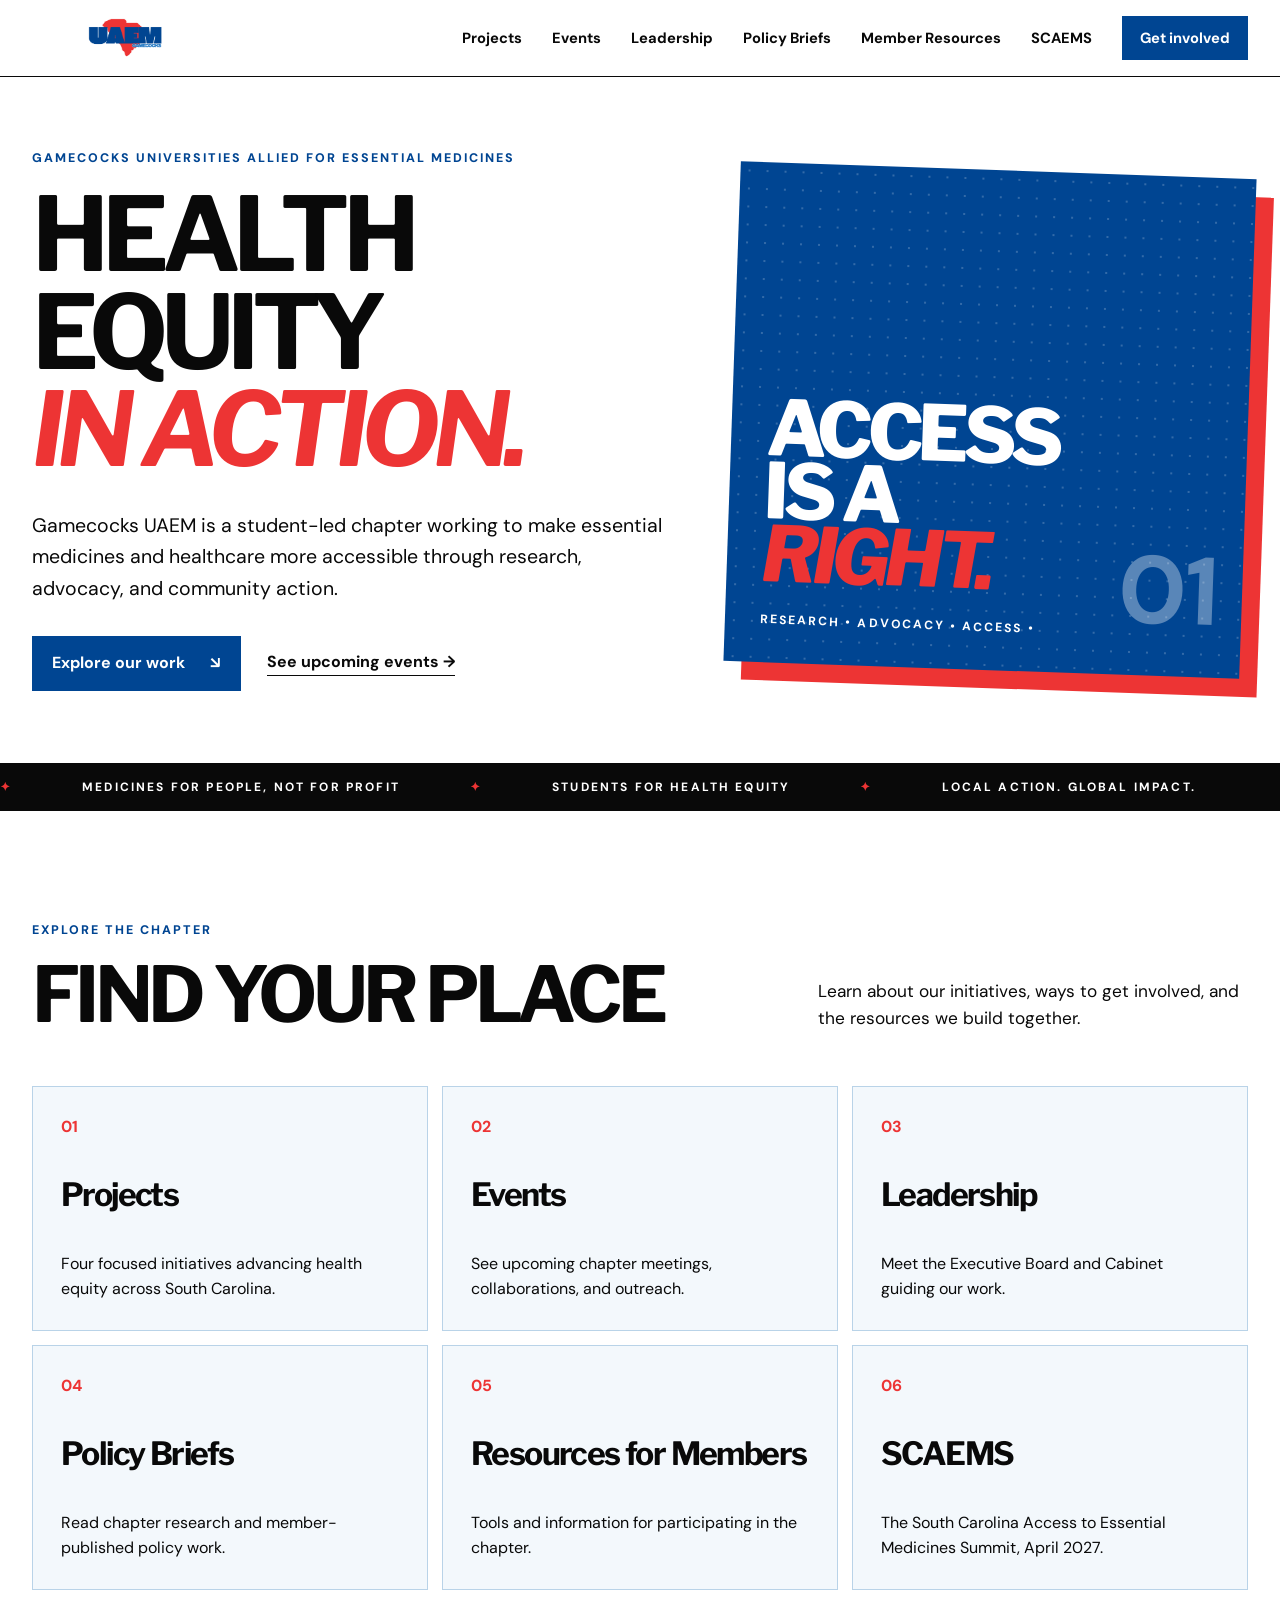
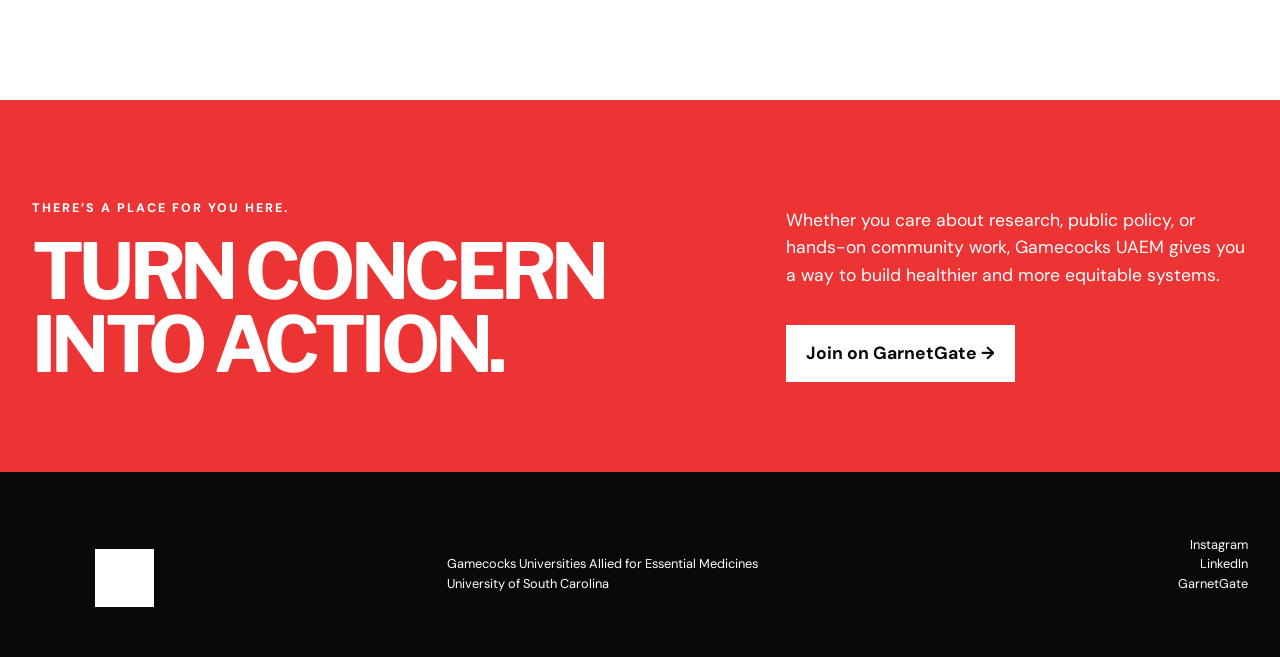
<file: index.html>
<!doctype html><html lang="en"><head><meta charset="utf-8"><meta name="viewport" content="width=device-width, initial-scale=1"><title>Gamecocks UAEM</title><meta name="description" content="Gamecocks Universities Allied for Essential Medicines at the University of South Carolina."><link rel="preconnect" href="https://fonts.googleapis.com"><link rel="preconnect" href="https://fonts.gstatic.com" crossorigin><link href="https://fonts.googleapis.com/css2?family=DM+Sans:wght@400;500;600;700&family=Libre+Franklin:ital,wght@0,700;0,800;1,700&display=swap" rel="stylesheet"><link rel="stylesheet" href="styles.css"></head><body><header class="nav-wrap"><nav class="nav" aria-label="Main navigation"><a class="brand" href="/" aria-label="Gamecocks UAEM home"><img src="logo-horizontal.png" alt="Gamecocks UAEM logo"></a><button class="menu" aria-expanded="false" aria-controls="nav-links">Menu</button><div class="nav-links" id="nav-links"><a href="projects/">Projects</a><a href="events/">Events</a><a href="leadership/">Leadership</a><a href="policy-briefs/">Policy Briefs</a><a href="resources/">Member Resources</a><a href="scaems/">SCAEMS</a><a href="https://garnetgate.sa.sc.edu/organization/gamecocksuaem" target="_blank" rel="noopener" class="nav-cta">Get involved</a></div></nav></header><main id="top"><section class="hero"><div class="hero-grid"><div class="hero-copy"><p class="eyebrow">Gamecocks Universities Allied for Essential Medicines</p><h1>Health equity<br><em>in action.</em></h1><p class="lede">Gamecocks UAEM is a student-led chapter working to make essential medicines and healthcare more accessible through research, advocacy, and community action.</p><div class="hero-actions"><a href="projects/" class="button primary">Explore our work <span>↘</span></a><a href="events/" class="text-link">See upcoming events →</a></div></div><div class="hero-poster" aria-hidden="true"><div class="poster-mark">ACCESS<br>IS A<br><i>RIGHT.</i></div><div class="orbit one">RESEARCH • ADVOCACY • ACCESS •</div><div class="dot-grid"></div><span class="poster-no">01</span></div></div><div class="marquee"><span>MEDICINES FOR PEOPLE, NOT FOR PROFIT</span><span>STUDENTS FOR HEALTH EQUITY</span><span>LOCAL ACTION. GLOBAL IMPACT.</span></div></section><section class="section hub"><div class="section-head"><div><p class="eyebrow">Explore the chapter</p><h2>Find your place</h2></div><p>Learn about our initiatives, ways to get involved, and the resources we build together.</p></div><div class="hub-grid"><a href="projects/" class="hub-card"><span>01</span><h3>Projects</h3><p>Four focused initiatives advancing health equity across South Carolina.</p></a><a href="events/" class="hub-card"><span>02</span><h3>Events</h3><p>See upcoming chapter meetings, collaborations, and outreach.</p></a><a href="leadership/" class="hub-card"><span>03</span><h3>Leadership</h3><p>Meet the Executive Board and Cabinet guiding our work.</p></a><a href="policy-briefs/" class="hub-card"><span>04</span><h3>Policy Briefs</h3><p>Read chapter research and member-published policy work.</p></a><a href="resources/" class="hub-card"><span>05</span><h3>Resources for Members</h3><p>Tools and information for participating in the chapter.</p></a><a href="scaems/" class="hub-card"><span>06</span><h3>SCAEMS</h3><p>The South Carolina Access to Essential Medicines Summit, April 2027.</p></a></div></section><section class="contact"><div><p class="eyebrow">There’s a place for you here.</p><h2>Turn concern<br>into action.</h2></div><div><p>Whether you care about research, public policy, or hands-on community work, Gamecocks UAEM gives you a way to build healthier and more equitable systems.</p><a class="button light-button" href="https://garnetgate.sa.sc.edu/organization/gamecocksuaem" target="_blank" rel="noopener">Join on GarnetGate →</a></div></section></main><footer><a class="brand footer-brand" href="/"><img src="logo-u.png" alt="Gamecocks UAEM logo"></a><p>Gamecocks Universities Allied for Essential Medicines<br>University of South Carolina</p><p class="footer-links"><a href="https://www.instagram.com/gamecocksuaem/" target="_blank" rel="noopener">Instagram</a><br><a href="https://www.linkedin.com/company/gamecocksuaem" target="_blank" rel="noopener">LinkedIn</a><br><a href="https://garnetgate.sa.sc.edu/organization/gamecocksuaem" target="_blank" rel="noopener">GarnetGate</a></p></footer><script src="script.js"></script></body></html>
</file>
<file: styles.css>
:root{--blue:#1975c2;--navy:#004592;--red:#ed3434;--black:#090909;--white:#fff;--soft:#f3f8fc;--line:#b9d3e8}*{box-sizing:border-box}html{scroll-behavior:smooth}body{margin:0;background:var(--white);color:var(--black);font:16px/1.55 "DM Sans",sans-serif}a{color:inherit;text-decoration:none}.nav-wrap{position:sticky;top:0;z-index:10;background:rgba(255,255,255,.96);border-bottom:1px solid var(--black);backdrop-filter:blur(12px)}.nav{height:76px;max-width:1320px;margin:auto;padding:0 32px;display:flex;align-items:center;justify-content:space-between}.brand img{display:block;width:148px;height:48px;object-fit:contain}.nav-links{display:flex;align-items:center;gap:30px;font-weight:700;font-size:.92rem}.nav-links a:not(.nav-cta):hover{color:var(--blue)}.nav-cta{background:var(--navy);color:#fff;padding:11px 18px}.menu{display:none;border:1px solid;padding:8px 12px;background:none;font:inherit}.hero{overflow:hidden}.hero-grid{max-width:1320px;min-height:650px;margin:auto;padding:72px 32px;display:grid;grid-template-columns:1.1fr .9fr;align-items:center;gap:70px}.eyebrow{text-transform:uppercase;letter-spacing:.16em;font-size:.78rem;font-weight:800;margin:0 0 18px;color:var(--navy)}h1,h2,h3{font-family:"Libre Franklin",sans-serif;margin:0;line-height:.95}h1{font-size:clamp(4rem,8vw,7.2rem);letter-spacing:-.07em;text-transform:uppercase}h1 em{color:var(--red)}.lede{max-width:660px;font-size:1.22rem;line-height:1.6;margin:32px 0}.hero-actions{display:flex;gap:26px;align-items:center}.button{display:inline-flex;gap:25px;align-items:center;padding:15px 20px;font-weight:700}.primary{background:var(--navy);color:#fff}.text-link{font-weight:700;border-bottom:1px solid}.hero-poster{height:500px;background:var(--navy);position:relative;overflow:hidden;transform:rotate(2deg);box-shadow:18px 18px 0 var(--red)}.hero-logo{position:absolute;z-index:2;width:210px;right:22px;top:22px}.poster-mark{position:absolute;z-index:2;left:35px;bottom:76px;color:#fff;font:800 clamp(3.5rem,6vw,6rem)/.82 "Libre Franklin";letter-spacing:-.07em}.poster-mark i{color:var(--red)}.orbit{position:absolute;bottom:33px;left:35px;color:#fff;font-size:.76rem;letter-spacing:.17em;font-weight:bold}.dot-grid{position:absolute;inset:0;background-image:radial-gradient(rgba(255,255,255,.2) 1.5px,transparent 1.5px);background-size:18px 18px}.poster-no{position:absolute;right:25px;bottom:10px;color:rgba(255,255,255,.35);font-size:6rem;font-weight:800}.marquee{display:flex;gap:70px;white-space:nowrap;background:var(--black);color:#fff;padding:15px 0;font-size:.75rem;letter-spacing:.18em;font-weight:700;overflow:hidden}.marquee span:before{content:"✦";color:var(--red);margin-right:70px}.section{max-width:1320px;margin:auto;padding:110px 32px}.section-head{display:grid;grid-template-columns:1fr 430px;gap:40px;align-items:end;margin-bottom:54px}.section-head h2,.contact h2{font-size:clamp(3rem,6vw,5.5rem);letter-spacing:-.06em;text-transform:uppercase}.section-head>p{font-size:1.08rem;margin:0}.project-grid{display:grid;grid-template-columns:repeat(2,1fr);gap:14px}.project{min-height:380px;background:var(--soft);border:1px solid var(--line);padding:28px;display:flex;flex-direction:column;justify-content:space-between}.project.featured{background:var(--blue);color:#fff}.project.dark{background:var(--black);color:#fff}.project.yellow{background:var(--red);color:#fff}.project-top{display:flex;justify-content:space-between}.number{font-size:.78rem;font-weight:700}.status{background:var(--red);color:#fff;padding:4px 9px;text-transform:uppercase;font-size:.67rem;font-weight:bold;letter-spacing:.1em}.tag{text-transform:uppercase;font-size:.7rem;letter-spacing:.15em;font-weight:bold;margin-bottom:12px}.project h3{font-size:clamp(2.1rem,4vw,3.4rem);letter-spacing:-.05em}.project ul{list-style:none;padding:0;margin:22px 0 0;display:flex;flex-wrap:wrap;gap:8px}.project li{border:1px solid currentColor;padding:4px 10px;border-radius:20px;font-size:.7rem;text-transform:uppercase;letter-spacing:.08em}.events{max-width:none;background:var(--navy);color:#fff;padding-left:max(32px,calc((100vw - 1320px)/2 + 32px));padding-right:max(32px,calc((100vw - 1320px)/2 + 32px))}.events .eyebrow{color:#fff}.event{display:grid;grid-template-columns:150px 1fr 230px;gap:36px;align-items:center;padding:32px 0;border-top:1px solid rgba(255,255,255,.35)}.event:last-child{border-bottom:1px solid rgba(255,255,255,.35)}.date{display:flex;flex-direction:column}.date b{font-size:1.7rem}.date span{font-size:.8rem;letter-spacing:.15em}.event h3{font-size:1.7rem;margin-bottom:8px}.event p{margin:0;max-width:650px}.event .tag{color:#fff;margin-bottom:8px}.event-meta{text-align:right;font-size:.8rem;text-transform:uppercase;letter-spacing:.1em}.lead-block{border-top:1px solid var(--black);padding-top:28px;margin-top:55px}.lead-title{display:flex;gap:22px;align-items:baseline;margin-bottom:28px}.lead-title h3{font-size:2rem}.lead-title span{font-weight:bold;color:var(--red)}.people-grid{display:grid;grid-template-columns:repeat(4,1fr);gap:14px}.person{background:var(--soft);padding:16px}.avatar{aspect-ratio:1;background:var(--navy);color:rgba(255,255,255,.8);display:grid;place-items:center;font:800 clamp(2rem,5vw,4rem) "Libre Franklin";margin-bottom:18px;overflow:hidden}.avatar img{width:100%;height:100%;object-fit:cover;object-position:center 70%;display:block}.person h4{font-size:1rem;margin:0}.person p{font-size:.85rem;color:#4d5a64;margin:3px 0}.cabinet-grid{display:grid;grid-template-columns:repeat(3,1fr);gap:14px}.cabinet-grid div{border:1px solid var(--line);padding:28px;min-height:160px}.cabinet-grid b{font:700 1.4rem "Libre Franklin"}.contact{background:var(--red);color:#fff;padding:90px max(32px,calc((100vw - 1256px)/2));display:grid;grid-template-columns:1.2fr .8fr;gap:60px;align-items:end}.contact .eyebrow{color:#fff}.contact>div:last-child{font-size:1.1rem}.light-button{margin-top:18px;background:#fff;color:var(--black)}footer{background:var(--black);color:#fff;padding:50px max(32px,calc((100vw - 1256px)/2));display:grid;grid-template-columns:1fr 1fr 1fr;align-items:end;gap:30px;font-size:.8rem}.footer-brand img{width:105px;height:70px;object-fit:contain;filter:brightness(0) invert(1)}footer p:last-child{text-align:right}@media(max-width:800px){.nav{height:66px;padding:0 20px}.menu{display:block}.nav-links{position:absolute;left:0;right:0;top:66px;background:#fff;padding:24px;display:none;flex-direction:column;align-items:stretch;border-bottom:1px solid}.nav-links.open{display:flex}.hero-grid{grid-template-columns:1fr;padding:55px 20px;gap:50px}.hero-poster{height:400px}.section{padding:75px 20px}.section-head{grid-template-columns:1fr;gap:22px}.project-grid{grid-template-columns:1fr}.event{grid-template-columns:85px 1fr}.event-meta{grid-column:2;text-align:left}.people-grid{grid-template-columns:repeat(2,1fr)}.cabinet-grid{grid-template-columns:1fr}.contact{grid-template-columns:1fr;padding:70px 20px}footer{grid-template-columns:1fr;padding:45px 20px}footer p:last-child{text-align:left}}@media(max-width:480px){h1{font-size:3.5rem}.hero-actions{align-items:flex-start;flex-direction:column}.people-grid{grid-template-columns:1fr}.event{grid-template-columns:1fr}.event-meta{grid-column:auto}.project{min-height:340px}}
</file>
